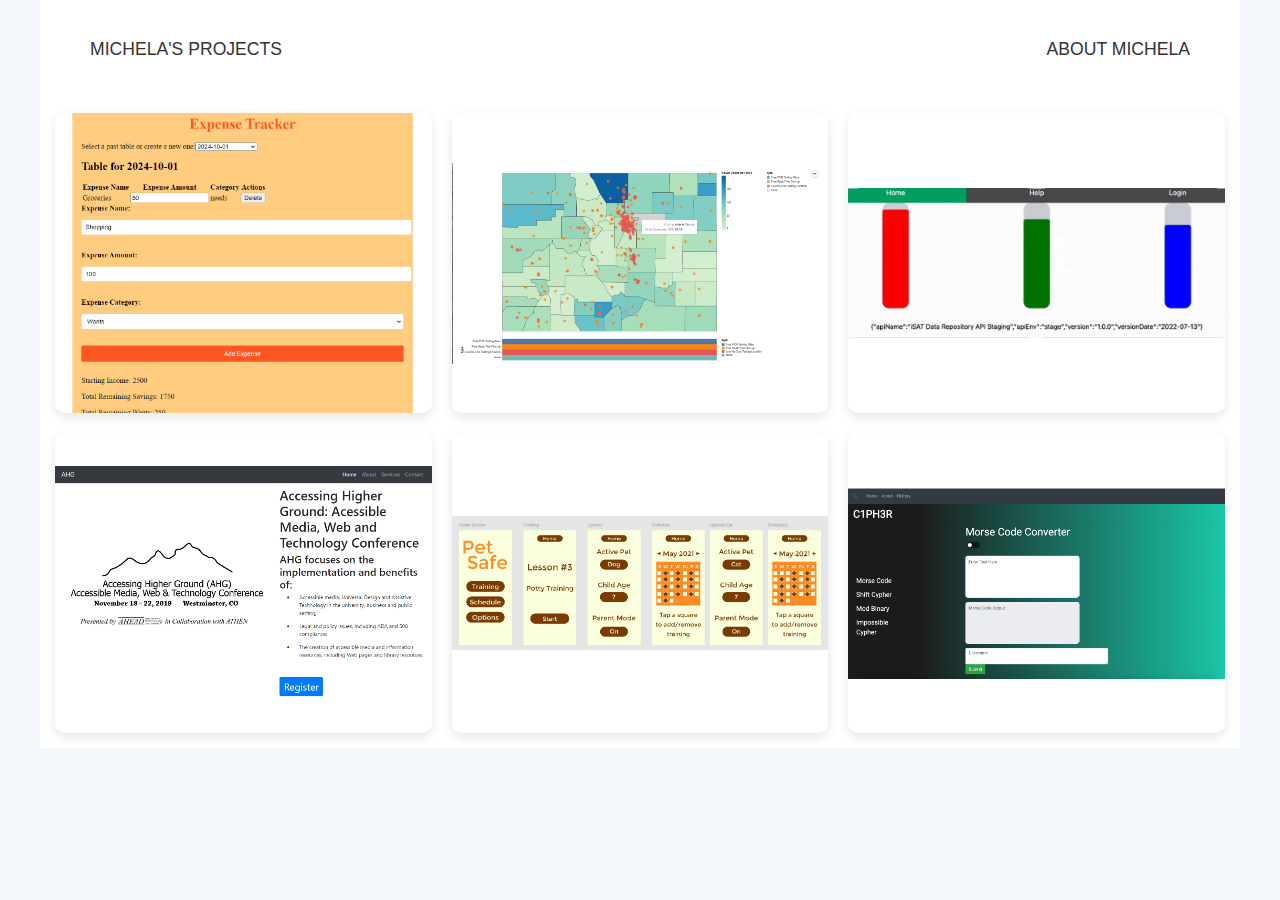
<file: index.html>
<!DOCTYPE html>
<html lang="en">
<head>
    <meta charset="UTF-8">
    <meta name="viewport" content="width=device-width, initial-scale=1.0">
    <title>Home</title>
    <link rel="stylesheet" href="styles.css">
</head>
<body>
    <div class="container">
        <div class="left">
            <div class="link-wrapper"> 
                <a href="index.html">Michela's Projects</a>
            </div>
            <div class="link-wrapper">
                <a href="about.html">About Michela</a>
            </div>
        </div>

        <div class="portfolio-content">
            <div class="portfolio-wrapper">
                <div class="portfolio-individual-wrapper">
                    <div class="portfolio-img-bckg" style="background-image:url(budgettracker.png)"></div>
                    <div class="img-text-wrapper">
                        <div class="subtitle"><strong>Budget Tracker: </strong>Personal finance app, allowing users to set budgets, track income, balances, and spending.<br>
                            <strong>Tools/Skills:</strong> React, JavaScript, MongoDB, Postman<br>
                            <strong>What I Learned: </strong> Enhanced my full-stack development skills, particularly in designing REST APIs and handling CRUD operations using MongoDB, while focusing on user-friendly UI with React.
                        </div>
                        </div>
                </div>

                <div class="portfolio-individual-wrapper">
                    <div class="portfolio-img-bckg" style="background-image:url(coviddashboard.png)"></div>
                    <div class="img-text-wrapper">
                        <div class="subtitle"><strong>Covid Cases vs Testing Sites Dashboard: </strong>Interactive dashboard visualizing Covid-19 cases and testing site locations for public health analysis.<br>
                            <strong>Tools/Skills:</strong> JavaScript, Python, D3.js, Geo-mapping APIs<br>
                            <strong>What I Learned: </strong> How to integrate data visualization libraries with real-time geo-mapping, enabling insights into large datasets for public health analysis.
                        </div>
                        </div>
                </div>

                <div class="portfolio-individual-wrapper">
                    <div class="portfolio-img-bckg" style="background-image:url(isat.png)"></div>
                    <div class="img-text-wrapper">
                        <div class="subtitle"><strong>iSat (Senior Capstone): </strong>Real-time data visualization for K-12 collaborations using machine learning, focusing on front-end integration.<br>
                            <strong>Tools/Skills:</strong> React, JavaScript, Machine Learning APIs<br>
                            <strong>What I Learned: </strong> Gained experience in integrating machine learning outputs into a real-time dashboard, improving my ability to work on cross-functional teams and frontend-backend communication.
                        </div>
                        </div>
                </div>

                <div class="portfolio-individual-wrapper">
                    <div class="portfolio-img-bckg" style="background-image:url(accessibleredesign.png)"></div>
                    <div class="img-text-wrapper">
                        <div class="subtitle"> <strong>Accessible Website Redesign: </strong>Redesigned a website to improve accessibility and usability through code refactoring and user testing.<br>
                            <strong>Tools/Skills: </strong> HTML, CSS, JavaScript, WCAG Guidelines, Wave Evaluation Tool<br>
                            <strong>What I Learned: </strong> Deepened my understanding of web accessibility standards (WCAG) and gained experience conducting user-centered design iterations to improve usability.
                        </div>
                    </div>
                </div>

                <div class="portfolio-individual-wrapper">
                    <div class="portfolio-img-bckg" style="background-image:url(prototype.png)"></div>
                    <div class="img-text-wrapper">
                        <div class="subtitle"><strong>Pet Safe Prototype: </strong>Figma prototype designed to teach children safe pet interactions, improved through user feedback and testing.<br>
                            <strong>Tools/Skills:</strong> Figma, User Testing, UX Design<br>
                            <strong>What I Learned: </strong> Developed strong UX design skills, particularly in creating user-friendly prototypes and conducting iterative testing with younger audiences to enhance engagement.
                            </div>
                        </div>
                </div>

                <div class="portfolio-individual-wrapper">
                    <div class="portfolio-img-bckg" style="background-image:url(proj.png)"></div>
                    <div class="img-text-wrapper">
                        <div class="subtitle"><strong>Encryption/Decryption Tool: </strong>Web-based encryption tool implementing multiple cipher methods for secure messaging.<br>
                            <strong>Tools/Skills:</strong> HTML, CSS, JavaScript, Jira, Agile SDLC.<br>
                            <strong>What I Learned: </strong> Strengthened my understanding of encryption algorithms and Agile SDLC management, gaining practical experience in secure application development and cross-functional team collaboration.
                        </div>
                        </div>
                </div>
            </div>
        </div>
    </div>

    <script>
        const portfolioItems = document.querySelectorAll('.portfolio-individual-wrapper');

        portfolioItems.forEach(portfolioItem => {
            portfolioItem.addEventListener('mouseover', () => {
                portfolioItem.childNodes[1].classList.add('img-darken');
            });

            portfolioItem.addEventListener('mouseout', () => {
                portfolioItem.childNodes[1].classList.remove('img-darken');
            });
        });
    </script>
</body>
</html>
</file>
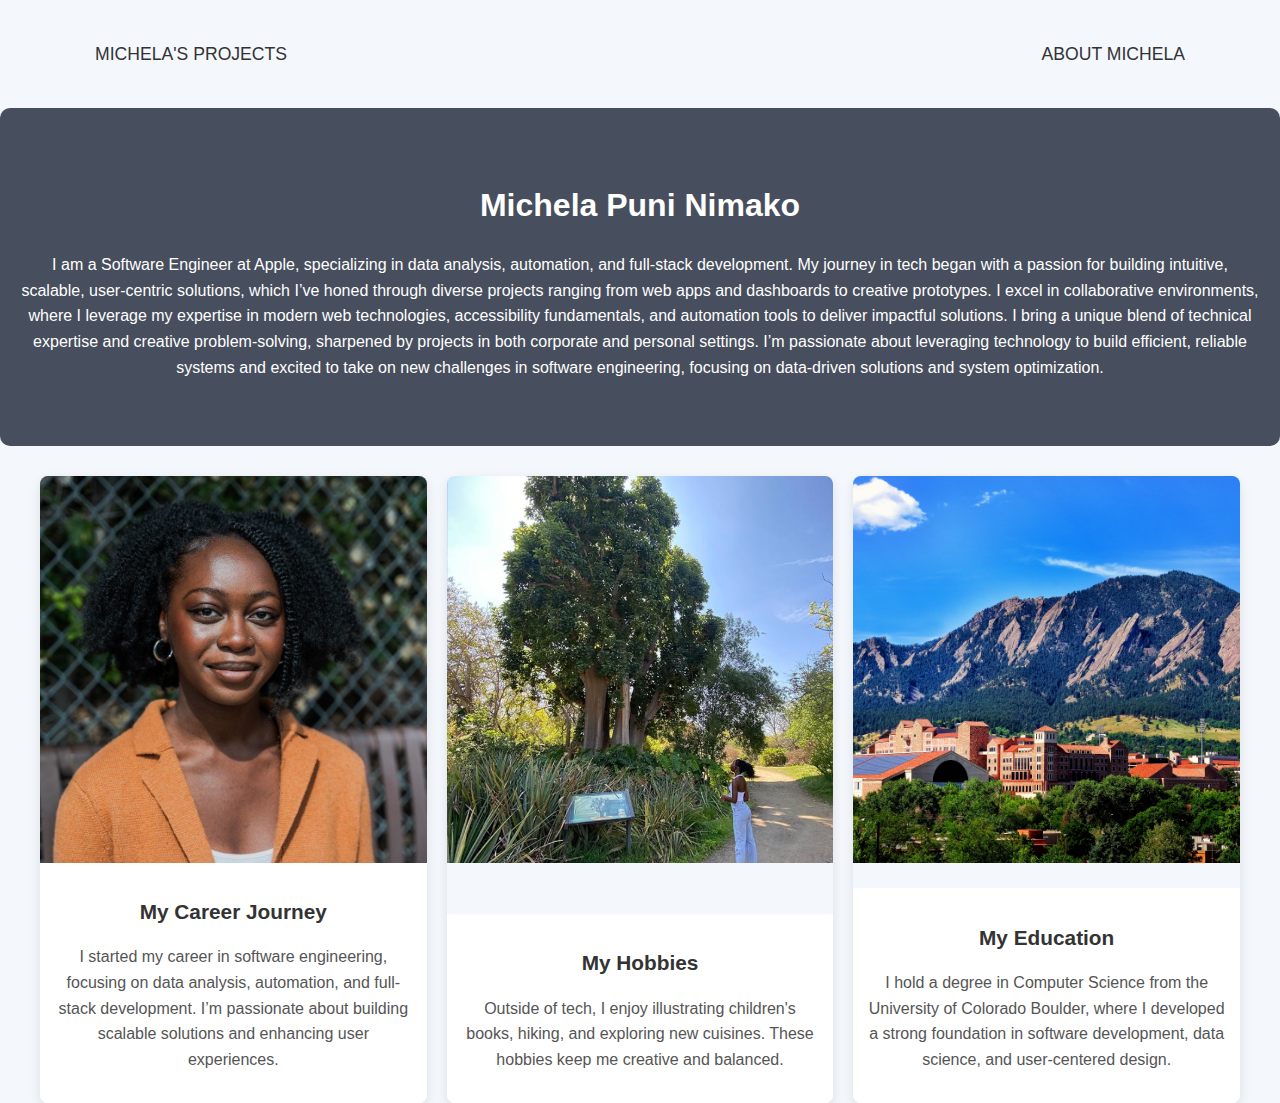
<file: about.html>
<!DOCTYPE html>
<html lang="en">
<head>
    <meta charset="UTF-8">
    <meta name="viewport" content="width=device-width, initial-scale=1.0">
    <title>About Me</title>
    <link rel="stylesheet" href="styles.css">
</head>
<body>
    <div class="container2">
        <div class="left">
            <div class="link-wrapper">
                <a href="index.html">Michela's Projects</a>
            </div>
            <div class="link-wrapper">
                <a href="about.html">About Michela</a>
            </div>
        </div>
    </div>

    <div class="about-section">
        <h1>Michela Puni Nimako</h1>
        <p>
            I am a Software Engineer at Apple, specializing in data analysis, automation, and full-stack development. My journey in tech began with a passion for building intuitive, scalable, user-centric solutions, which I’ve honed through diverse projects ranging from web apps and dashboards to creative prototypes. 
            I excel in collaborative environments, where I leverage my expertise in modern web technologies, accessibility fundamentals, and automation tools to deliver impactful solutions. I bring a unique blend of technical expertise and creative problem-solving, sharpened by projects in both corporate and personal settings.
            I’m passionate about leveraging technology to build efficient, reliable systems and excited to take on new challenges in software engineering, focusing on data-driven solutions and system optimization.
        </p>
    </div>
    
    <div class="about-wrapper">
        <!-- Card 1: Career -->
        <div class="about-card">
            <div class="about-img" style="background-image: url('michelapuninimako.jpg');"></div>
            <div class="container">
                <h2>My Career Journey</h2>
                <p>I started my career in software engineering, focusing on data analysis, automation, and full-stack development. I’m passionate about building scalable solutions and enhancing user experiences.</p>
            </div>
        </div>
    
        <!-- Card 2: Hobbies -->
        <div class="about-card">
            <div class="about-img" style="background-image: url('hiking.png');"></div>
            <div class="container">
                <h2>My Hobbies</h2>
                <p>Outside of tech, I enjoy illustrating children's books, hiking, and exploring new cuisines. These hobbies keep me creative and balanced.</p>
            </div>
        </div>
    
        <!-- Card 3: Education -->
        <div class="about-card">
            <div class="about-img" style="background-image: url('boulder.jpg');"></div>
            <div class="container">
                <h2>My Education</h2>
                <p>I hold a degree in Computer Science from the University of Colorado Boulder, where I developed a strong foundation in software development, data science, and user-centered design.</p>
            </div>
        </div>
    </div>
    
</body>
</html>
</file>
<file: styles.css>
/* Global Styles */
body {
  margin: 0;
  font-family: 'Roboto', sans-serif;
  line-height: 1.6;
  background-color: #f4f7fc;
  color: #333;
}

.container, .container2 {
  width: 100%;
  max-width: 1200px;
  margin: 0 auto;
  padding: 20px;
  box-sizing: border-box;
}

/* Navbar */
.left {
  display: flex;
  justify-content: space-between;
  padding: 20px;
  flex-wrap: wrap;
  align-items: center;
}

.link-wrapper {
  margin: 0 15px;
  text-transform: uppercase;
}

.link-wrapper a {
  color: #333;
  text-decoration: none;
  font-size: 1.1em;
  font-weight: 500;
  transition: color 0.3s ease;
}

.link-wrapper a:hover {
  color: #007BFF;
}

/* Portfolio Section */
.portfolio-wrapper {
  display: grid;
  grid-template-columns: repeat(3, 1fr);
  gap: 20px;
  margin-top: 30px;
}

.portfolio-individual-wrapper {
  position: relative;
  border-radius: 10px;
  overflow: hidden;
  box-shadow: 0 4px 12px rgba(0, 0, 0, 0.1);
  transition: transform 0.3s ease, box-shadow 0.3s ease;
}

.portfolio-individual-wrapper:hover {
  transform: translateY(-10px);
  box-shadow: 0 6px 18px rgba(0, 0, 0, 0.15);
}

.portfolio-img-bckg {
  height: 300px;
  width: 100%;
  background-size: contain;
  background-position: center;
  background-repeat: no-repeat;
  border-radius: 10px;
}

.img-text-wrapper {
  position: absolute;
  top: 0;
  bottom: 0;
  left: 0;
  right: 0;
  display: flex;
  justify-content: center;
  align-items: center;
  text-align: center;
  padding: 20px;
  color: white;
  opacity: 0;
  transition: opacity 0.3s ease;
  background: rgba(0, 0, 0, 0.5);
  border-radius: 10px;
}

.portfolio-individual-wrapper:hover .img-text-wrapper {
  opacity: 1;
}

.subtitle {
  font-size: 12px;
  font-weight: 600;
}

.subtitle strong {
  color: #6ac6ff; /* Change to your preferred highlight color */
  font-weight: bold;
}

/* About Section */
.about-section {
  padding: 50px 20px;
  text-align: center;
  background-color: #474e5d;
  color: white;
  border-radius: 10px;
  margin-bottom: 30px;
}

/* Grid Layout for About Cards */
.about-wrapper {
  display: grid;
  grid-template-columns: repeat(auto-fit, minmax(300px, 1fr)); /* Automatically adjust for screen sizes */
  gap: 20px;
  max-width: 1200px;
  margin: 0 auto;
}

/* Square Card Style */
.about-card {
  display: flex;
  flex-direction: column;
  justify-content: space-between;
  height: 100%; /* Maintain equal height */
  border-radius: 8px;
  overflow: hidden;
  box-shadow: 0 4px 12px rgba(0, 0, 0, 0.1);
  transition: transform 0.3s ease, box-shadow 0.3s ease;
}

.about-card:hover {
  transform: translateY(-10px);
  box-shadow: 0 8px 18px rgba(0, 0, 0, 0.15);
}

/* Image as Background for Square Cards */
.about-img {
  width: 100%;
  height: 0;
  padding-bottom: 100%; /* Makes it square */
  background-size: cover;
  background-position: center;
}

/* Content Inside the Card */
.container {
  padding: 15px;
  background-color: white;
  text-align: center;
}

.container h2 {
  font-size: 1.3em;
  margin-bottom: 10px;
}

.container p {
  font-size: 1em;
  color: #555;
}

/* Responsive Design */
@media screen and (max-width: 768px) {
  .about-wrapper {
      grid-template-columns: 1fr; /* Single column on small screens */
  }
}


/* Responsive Layout */
@media screen and (max-width: 768px) {
  .portfolio-wrapper {
      grid-template-columns: 1fr;
  }

  .portfolio-img-bckg {
      height: 250px;
  }

  .about-section {
      padding: 40px 20px;
  }

  .column {
      width: 100%;
  }

  .card img {
      height: 150px;
      /* max-width: 100%; */
  }

  .link-wrapper {
      margin-bottom: 10px;
  }
}

@media screen and (max-width: 480px) {
  h1 {
      font-size: 2.5em;
  }

  .subtitle {
      font-size: 1.2em;
  }
}
</file>
